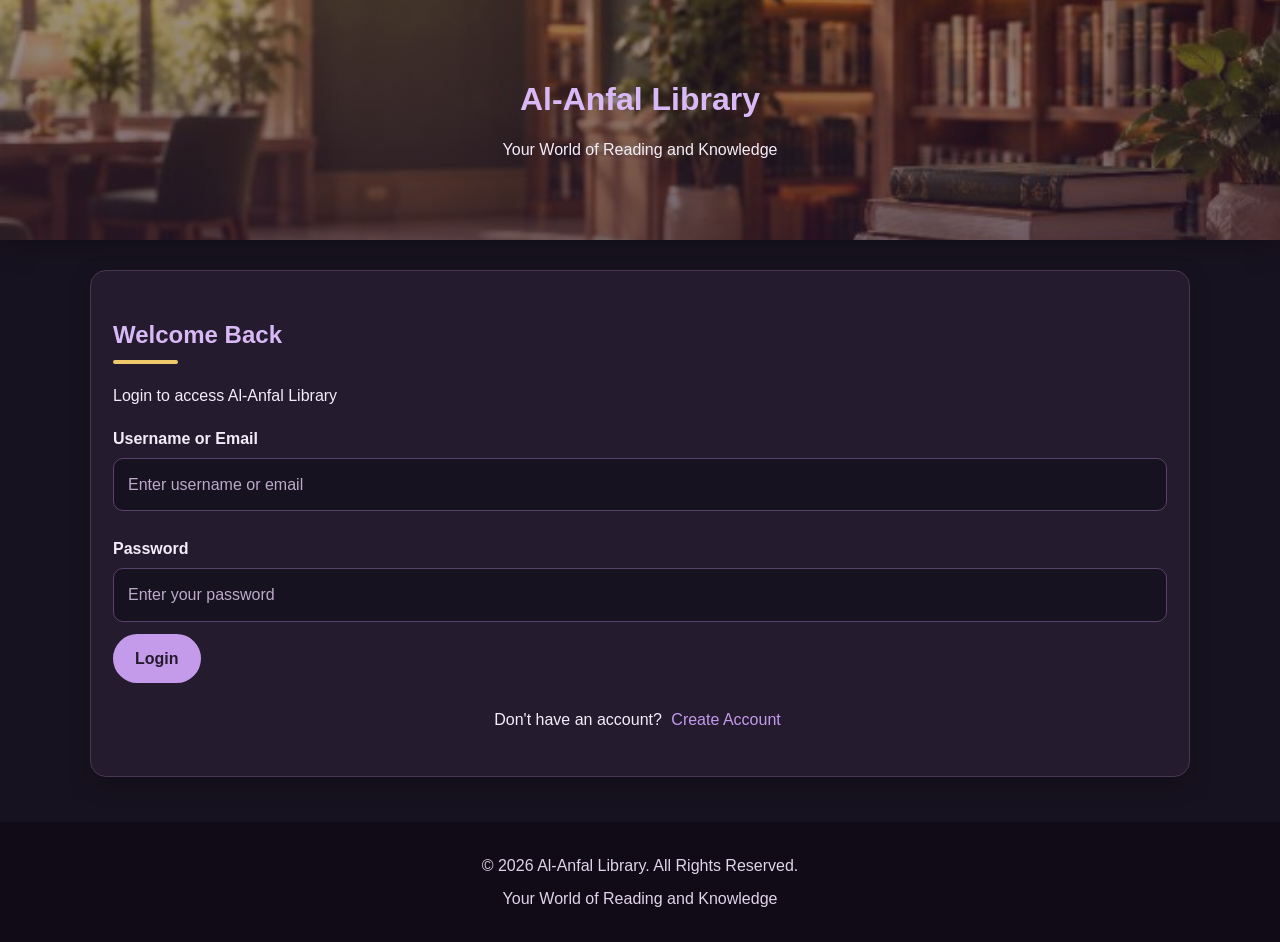
<file: index.html>
<!DOCTYPE html>
<html lang="en" dir="ltr">
<head>
    <meta charset="UTF-8">
    <meta name="viewport" content="width=device-width, initial-scale=1.0">
    <title>Al-Anfal Library - Login</title>
    <link rel="stylesheet" href="css/style.css">
</head>

<body class="login-page">

    <!-- Header -->
    <header>
        <h1 data-en="Al-Anfal Library" data-ar="مكتبة الأنفال">
            Al-Anfal Library
        </h1>

        <p data-en="Your World of Reading and Knowledge"
           data-ar="عالمك للقراءة والمعرفة">
            Your World of Reading and Knowledge
        </p>
    </header>

    <main>

        <!-- Login Section -->
        <section class="section login-section">

            <div class="info-card login-card">

                <h2 class="section-title"
                    data-en="Welcome Back"
                    data-ar="مرحباً بعودتك">
                    Welcome Back
                </h2>

                <p data-en="Login to access Al-Anfal Library"
                   data-ar="سجّل دخولك للوصول إلى مكتبة الأنفال">
                    Login to access Al-Anfal Library
                </p>

                <form action="home.html" method="GET">

                    <label for="login-username"
                           data-en="Username or Email"
                           data-ar="اسم المستخدم أو البريد الإلكتروني">
                        Username or Email
                    </label>

                    <input
                        type="text"
                        id="login-username"
                        name="username"
                        placeholder="Enter username or email"
                        required>

                    <label for="login-password"
                           data-en="Password"
                           data-ar="كلمة المرور">
                        Password
                    </label>

                    <input
                        type="password"
                        id="login-password"
                        name="password"
                        placeholder="Enter your password"
                        required>

                    <button type="submit" class="btn">
                        Login
                    </button>

                </form>

                <p class="form-links">
                    <span data-en="Don't have an account?"
                          data-ar="ليس لديك حساب؟">
                        Don't have an account?
                    </span>

                    <a href="create-account.html"
                       data-en="Create Account"
                       data-ar="إنشاء حساب">
                        Create Account
                    </a>
                </p>

            </div>

        </section>

    </main>

    <!-- Footer -->
    <footer>
        <p data-en="© 2026 Al-Anfal Library. All Rights Reserved."
           data-ar="© 2026 مكتبة الأنفال. جميع الحقوق محفوظة.">
            &copy; 2026 Al-Anfal Library. All Rights Reserved.
        </p>

        <p data-en="Your World of Reading and Knowledge"
           data-ar="عالمك للقراءة والمعرفة">
            Your World of Reading and Knowledge
        </p>
    </footer>

    <script src="js/script.js" defer></script>

</body>
</html>
</file>
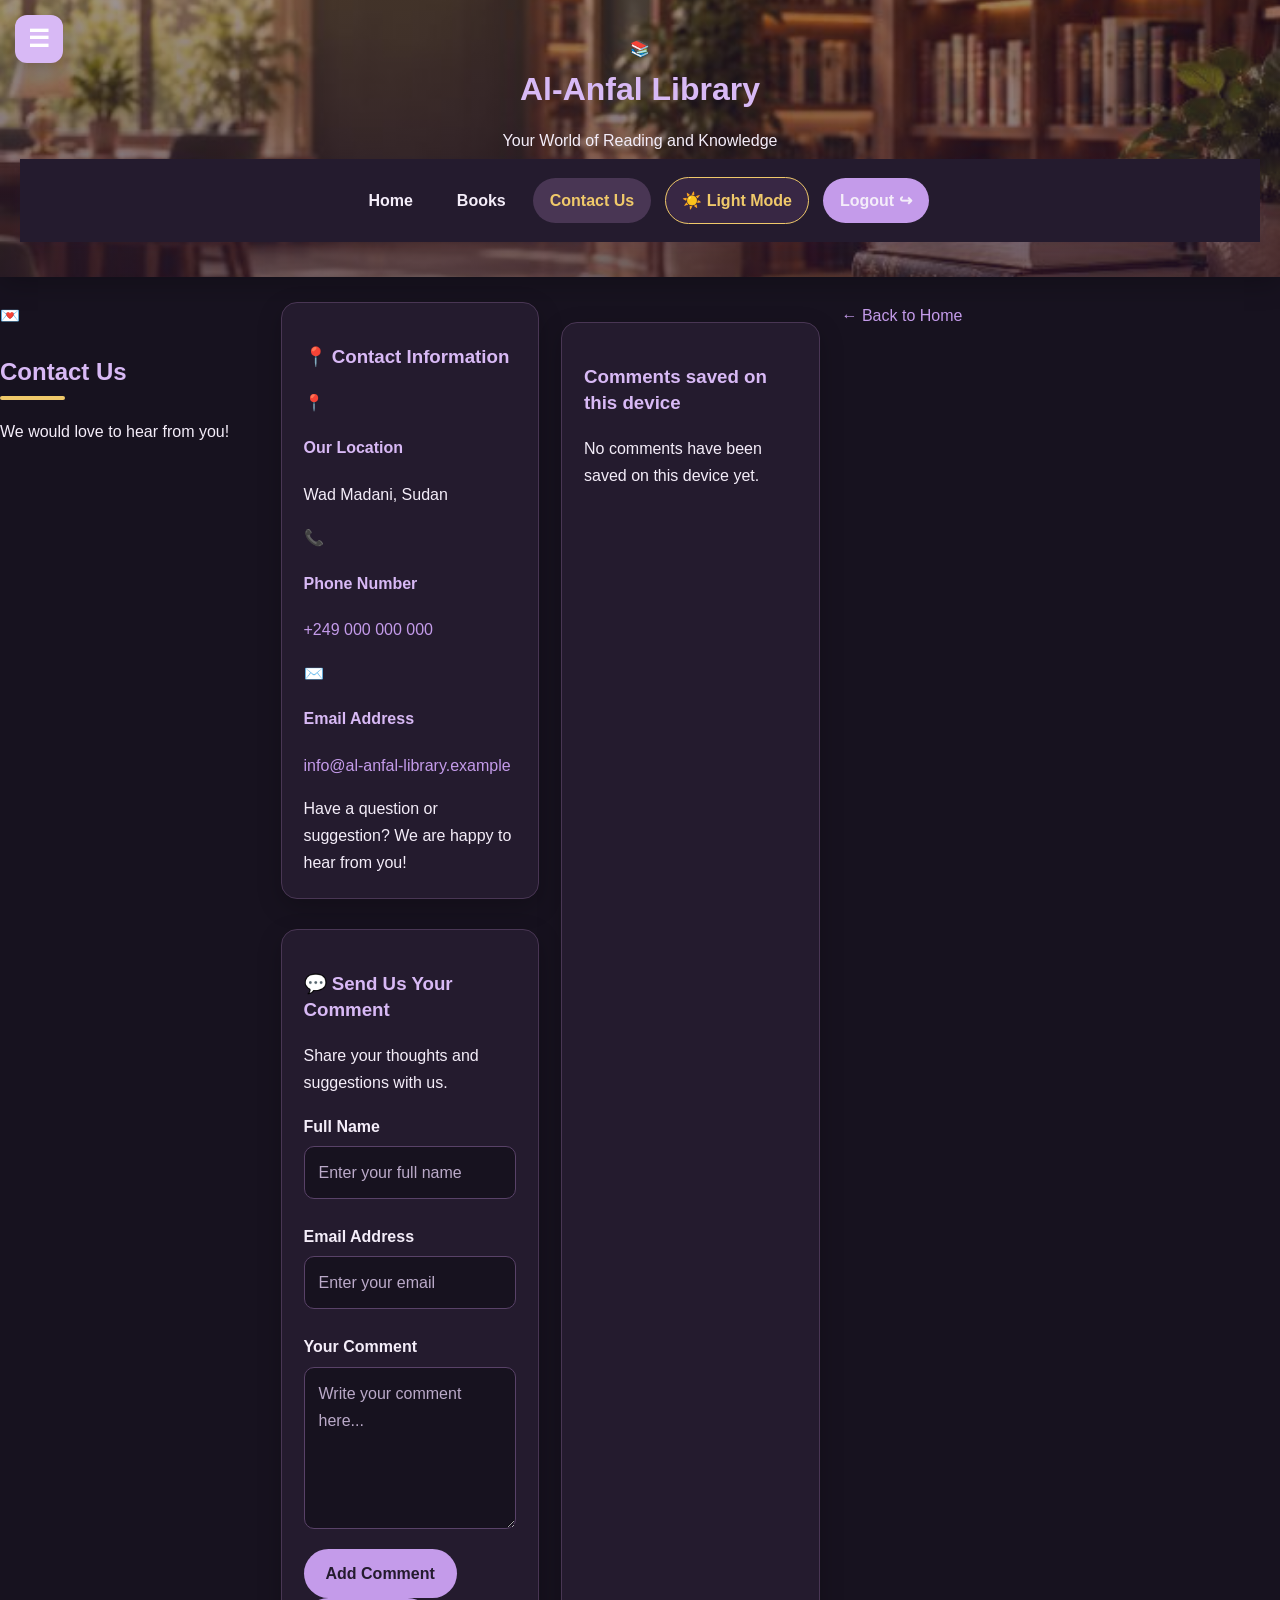
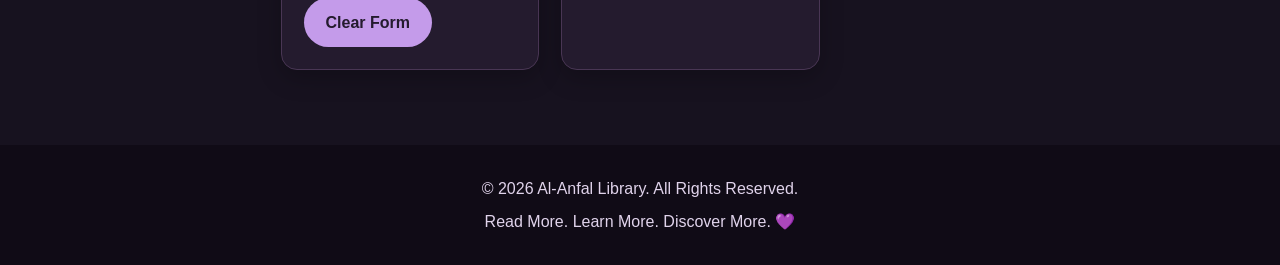
<file: contact.html>
<!DOCTYPE html>
<html lang="en" dir="ltr">

<head>
    <meta charset="UTF-8">
    <meta name="viewport" content="width=device-width, initial-scale=1.0">
    <title>Al-Anfal Library - Contact Us</title>
    <link rel="stylesheet" href="css/style.css">
</head>

<body>

    <!-- Al-Anfal Side Menu -->
    <button type="button" class="menu-open" id="menu-open"
            aria-label="Open menu" aria-controls="side-menu">
        ☰
    </button>

    <div class="menu-overlay" id="menu-overlay"></div>

    <aside class="side-menu" id="side-menu" aria-label="Main menu">

        <div class="side-menu-header">
            <span>📚 Al-Anfal Library</span>
            <button type="button" id="menu-close" aria-label="Close menu">✕</button>
        </div>

        <a href="home.html">🏠 <span data-en="Home" data-ar="الرئيسية">Home</span></a>
        <a href="books.html">📚 <span data-en="Books" data-ar="الكتب">Books</span></a>
        <a href="books.html#references">📖 <span data-en="References" data-ar="المراجع">References</span></a>

        <button type="button" class="side-menu-action" id="settings-open">
            ⚙️ <span data-en="Settings" data-ar="الإعدادات">Settings</span>
        </button>

        <a href="contact.html">💌 <span data-en="Contact Us" data-ar="اتصل بنا">Contact Us</span></a>
        <a href="index.html" class="side-logout">↪ <span data-en="Logout" data-ar="تسجيل الخروج">Logout</span></a>

    </aside>

    <!-- Settings Panel -->
    <div class="settings-overlay" id="settings-overlay">

        <section class="settings-panel" role="dialog"
                 aria-modal="true" aria-labelledby="settings-title">

            <div class="settings-heading">
                <h2 id="settings-title"
                    data-en="Settings" data-ar="الإعدادات">Settings</h2>

                <button type="button" id="settings-close"
                        aria-label="Close settings">✕</button>
            </div>

            <h3 data-en="Language" data-ar="اللغة">Language</h3>

            <div class="settings-buttons">
                <button type="button" id="language-en">English</button>
                <button type="button" id="language-ar">العربية</button>
            </div>

            <h3 data-en="Appearance" data-ar="المظهر">Appearance</h3>

            <div class="settings-buttons">
                <button type="button" id="settings-light">
                    ☀️ <span data-en="Light Mode" data-ar="الوضع النهاري">Light Mode</span>
                </button>

                <button type="button" id="settings-dark">
                    🌙 <span data-en="Dark Mode" data-ar="الوضع الليلي">Dark Mode</span>
                </button>
            </div>

        </section>
    </div>

    <!-- Header -->
    <header class="site-header">

        <div class="site-logo">📚</div>

        <h1 data-en="Al-Anfal Library" data-ar="مكتبة الأنفال">
            Al-Anfal Library
        </h1>

        <p data-en="Your World of Reading and Knowledge"
           data-ar="عالمك للقراءة والمعرفة">
            Your World of Reading and Knowledge
        </p>

        <nav class="main-nav">

            <a href="home.html"
               data-en="Home" data-ar="الرئيسية">Home</a>

            <a href="books.html"
               data-en="Books" data-ar="الكتب">Books</a>

            <a href="contact.html" class="active"
               data-en="Contact Us" data-ar="اتصل بنا">Contact Us</a>

            <button type="button" id="theme-toggle" class="theme-toggle">
                🌙 الوضع الليلي
            </button>

            <a href="index.html" class="logout-link"
               data-en="Logout ↪" data-ar="تسجيل الخروج ↪">
                Logout ↪
            </a>

        </nav>
    </header>

    <main class="contact-container">

        <!-- Contact Heading -->
        <div class="contact-heading">

            <span class="contact-icon">💌</span>

            <h2 data-en="Contact Us" data-ar="اتصل بنا">
                Contact Us
            </h2>

            <p data-en="We would love to hear from you!"
               data-ar="يسعدنا أن نسمع آراءكم ومقترحاتكم!">
                We would love to hear from you!
            </p>

        </div>

        <div class="contact-grid">

            <!-- Contact Information -->
            <section class="contact-card">

                <h3 data-en="📍 Contact Information"
                    data-ar="📍 معلومات التواصل">
                    📍 Contact Information
                </h3>

                <div class="contact-item">

                    <span class="contact-symbol">📍</span>

                    <div>
                        <h4 data-en="Our Location" data-ar="موقعنا">
                            Our Location
                        </h4>

                        <p data-en="Wad Madani, Sudan"
                           data-ar="ود مدني، السودان">
                            Wad Madani, Sudan
                        </p>
                    </div>

                </div>

                <div class="contact-item">

                    <span class="contact-symbol">📞</span>

                    <div>
                        <h4 data-en="Phone Number" data-ar="رقم الهاتف">
                            Phone Number
                        </h4>

                        <p>
                            <a href="tel:+249000000000">
                                +249 000 000 000
                            </a>
                        </p>
                    </div>

                </div>

                <div class="contact-item">

                    <span class="contact-symbol">✉️</span>

                    <div>
                        <h4 data-en="Email Address"
                            data-ar="البريد الإلكتروني">
                            Email Address
                        </h4>

                        <p>
                            <a href="mailto:info@al-anfal-library.example">
                                info@al-anfal-library.example
                            </a>
                        </p>
                    </div>

                </div>

                <div class="contact-note"
                     data-en="Have a question or suggestion? We are happy to hear from you!"
                     data-ar="هل لديك سؤال أو اقتراح؟ يسعدنا استقبال رسالتك!">
                    Have a question or suggestion?
                    We are happy to hear from you!
                </div>

            </section>

            <!-- Comment Form -->
            <section class="contact-card comment-card">

                <h3 data-en="💬 Send Us Your Comment"
                    data-ar="💬 أرسل لنا تعليقك">
                    💬 Send Us Your Comment
                </h3>

                <p class="form-description"
                   data-en="Share your thoughts and suggestions with us."
                   data-ar="شاركنا آراءك ومقترحاتك.">
                    Share your thoughts and suggestions with us.
                </p>

                <form action="contact-save.php" method="POST">
                    <div class="form-group">

                        <label for="visitor-name"
                               data-en="Full Name" data-ar="الاسم الكامل">
                            Full Name
                        </label>

                        <input
                            type="text"
                            id="visitor-name"
                            name="full_name"
                            placeholder="Enter your full name"
                            data-placeholder-en="Enter your full name"
                            data-placeholder-ar="أدخل اسمك الكامل"
                            required>

                    </div>

                    <div class="form-group">

                        <label for="visitor-email"
                               data-en="Email Address"
                               data-ar="البريد الإلكتروني">
                            Email Address
                        </label>

                        <input
                            type="email"
                            id="visitor-email"
                            name="visitor_email"
                            placeholder="Enter your email"
                            data-placeholder-en="Enter your email"
                            data-placeholder-ar="أدخل بريدك الإلكتروني"
                            required>

                    </div>

                    <div class="form-group">

                        <label for="comment"
                               data-en="Your Comment" data-ar="تعليقك">
                            Your Comment
                        </label>

                        <textarea
                            id="comment"
                            name="comment"
                            rows="5"
                            placeholder="Write your comment here..."
                            data-placeholder-en="Write your comment here..."
                            data-placeholder-ar="اكتب تعليقك هنا..."
                            required></textarea>

                    </div>

                    <div class="contact-buttons">

                        <button type="submit" class="contact-submit"
                                data-en="Add Comment" data-ar="إضافة التعليق">
                            Add Comment
                        </button>

                        <button type="reset" class="contact-reset"
                                data-en="Clear Form" data-ar="مسح النموذج">
                            Clear Form
                        </button>

                    </div>

                </form>

            </section>

        </div>

        <!-- Back to Home -->
        <div class="back-home">

            <a href="home.html"
               data-en="← Back to Home" data-ar="← العودة إلى الرئيسية">
                ← Back to Home
            </a>

        </div>

    </main>

    <!-- Footer -->
    <footer class="site-footer">

        <p data-en="© 2026 Al-Anfal Library. All Rights Reserved."
           data-ar="© 2026 مكتبة الأنفال. جميع الحقوق محفوظة.">
            &copy; 2026 Al-Anfal Library. All Rights Reserved.
        </p>

        <p data-en="Read More. Learn More. Discover More. 💜"
           data-ar="اقرأ أكثر. تعلّم أكثر. اكتشف أكثر. 💜">
            Read More. Learn More. Discover More. 💜
        </p>

    </footer>

    <script src="js/script.js" defer></script>

</body>
</html>
</file>
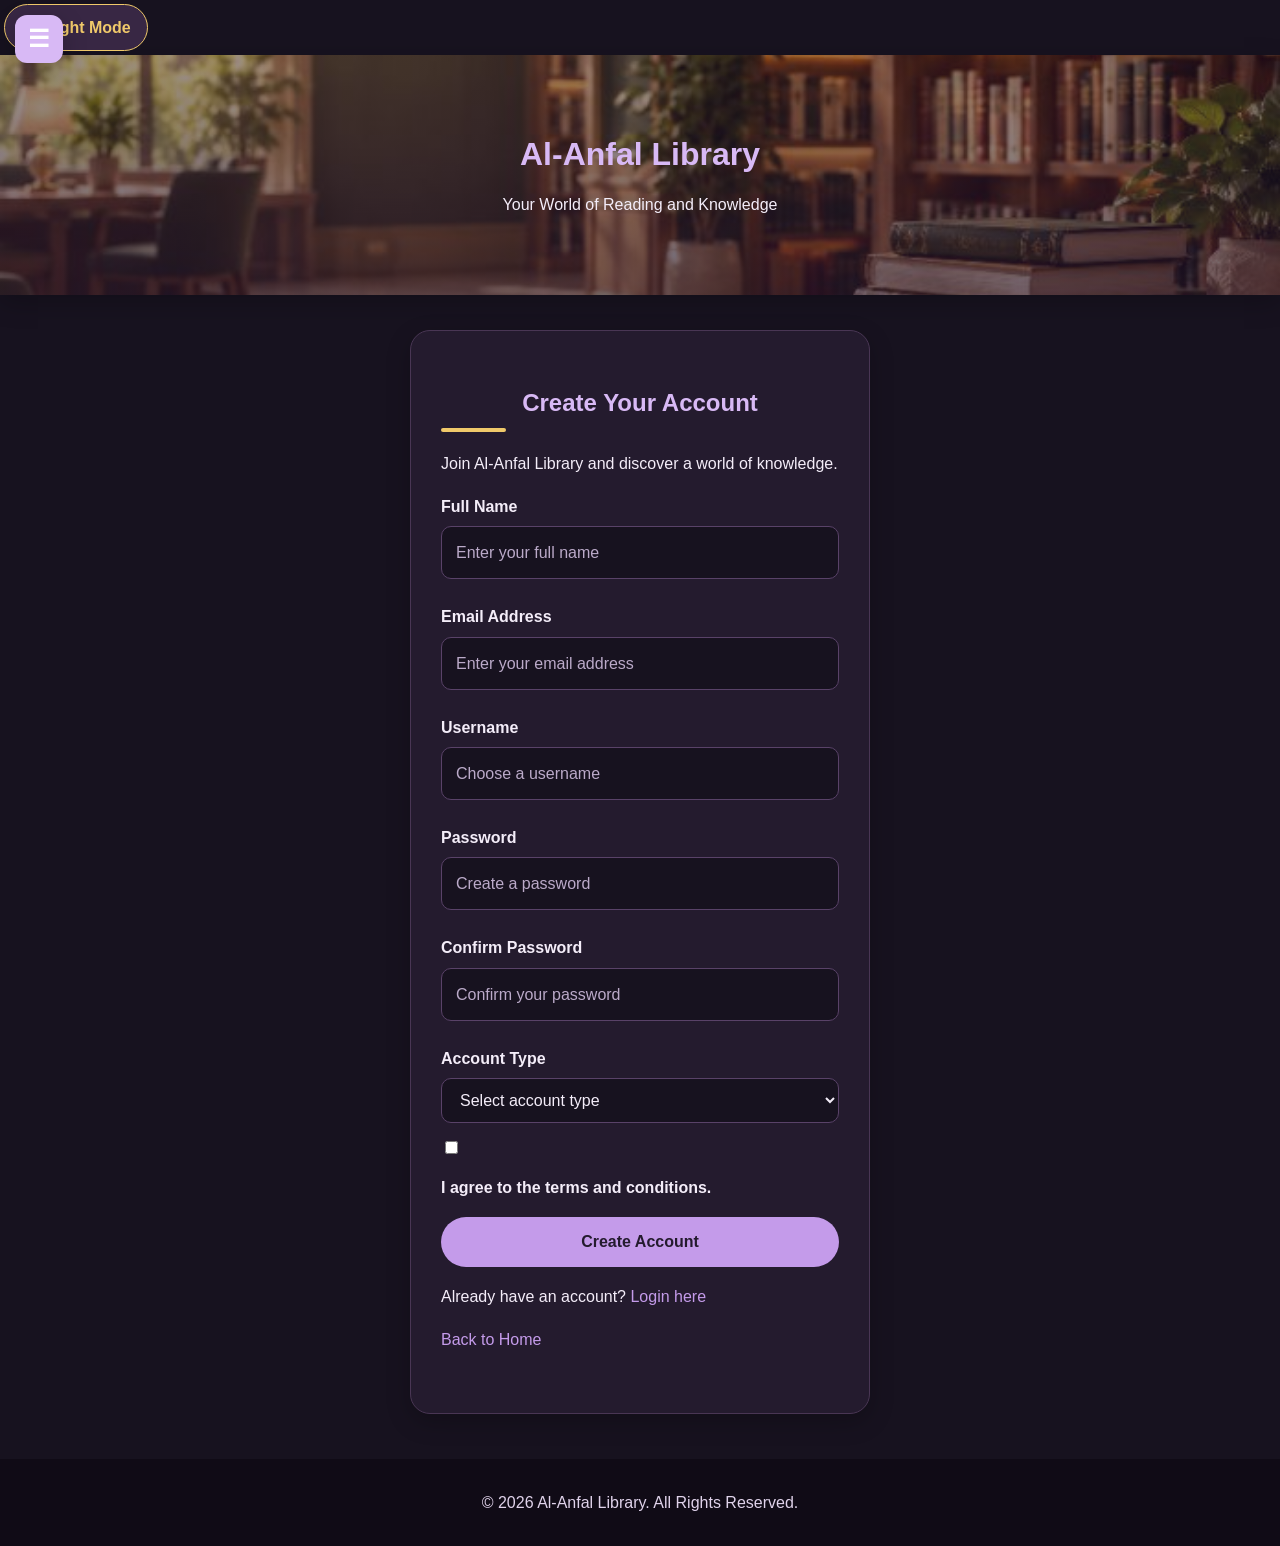
<file: create-account.html>
<!DOCTYPE html>
<html lang="en" dir="ltr">

<head>
    <meta charset="UTF-8">
    <meta name="viewport" content="width=device-width, initial-scale=1.0">

    <title>Al-Anfal Library - Create Account</title>
    <link rel="stylesheet" href="css/style.css">
</head>

<body>

    <!-- Al-Anfal Side Menu -->
    <button type="button" class="menu-open" id="menu-open"
            aria-label="Open menu" aria-controls="side-menu">
        ☰
    </button>

    <div class="menu-overlay" id="menu-overlay"></div>

    <aside class="side-menu" id="side-menu" aria-label="Main menu">

        <div class="side-menu-header">
            <span>📚 Al-Anfal Library</span>
            <button type="button" id="menu-close" aria-label="Close menu">✕</button>
        </div>

        <a href="home.html">🏠 <span data-en="Home" data-ar="الرئيسية">Home</span></a>
        <a href="books.html">📚 <span data-en="Books" data-ar="الكتب">Books</span></a>
        <a href="books.html#references">📖 <span data-en="References" data-ar="المراجع">References</span></a>

        <button type="button" class="side-menu-action" id="settings-open">
            ⚙️ <span data-en="Settings" data-ar="الإعدادات">Settings</span>
        </button>

        <a href="contact.html">💌 <span data-en="Contact Us" data-ar="اتصل بنا">Contact Us</span></a>
        <a href="index.html" class="side-logout">↪ <span data-en="Logout" data-ar="تسجيل الخروج">Logout</span></a>

    </aside>

    <!-- Settings Panel -->
    <div class="settings-overlay" id="settings-overlay">

        <section class="settings-panel" role="dialog"
                 aria-modal="true" aria-labelledby="settings-title">

            <div class="settings-heading">
                <h2 id="settings-title"
                    data-en="Settings" data-ar="الإعدادات">Settings</h2>

                <button type="button" id="settings-close"
                        aria-label="Close settings">✕</button>
            </div>

            <h3 data-en="Language" data-ar="اللغة">Language</h3>

            <div class="settings-buttons">
                <button type="button" id="language-en">English</button>
                <button type="button" id="language-ar">العربية</button>
            </div>

            <h3 data-en="Appearance" data-ar="المظهر">Appearance</h3>

            <div class="settings-buttons">
                <button type="button" id="settings-light">
                    ☀️ <span data-en="Light Mode" data-ar="الوضع النهاري">Light Mode</span>
                </button>

                <button type="button" id="settings-dark">
                    🌙 <span data-en="Dark Mode" data-ar="الوضع الليلي">Dark Mode</span>
                </button>
            </div>

        </section>
    </div>

    <!-- Theme Button -->
    <button type="button" id="theme-toggle" class="theme-toggle">
        🌙 الوضع الليلي
    </button>

    <!-- Header -->
    <header class="page-header">

        <h1 data-en="Al-Anfal Library" data-ar="مكتبة الأنفال">
            Al-Anfal Library
        </h1>

        <p data-en="Your World of Reading and Knowledge"
           data-ar="عالمك للقراءة والمعرفة">
            Your World of Reading and Knowledge
        </p>

    </header>

    <main class="account-container">

        <section class="account-card">

            <h2 data-en="Create Your Account"
                data-ar="إنشاء حساب جديد">
                Create Your Account
            </h2>

            <p class="welcome-text"
               data-en="Join Al-Anfal Library and discover a world of knowledge."
               data-ar="انضم إلى مكتبة الأنفال واكتشف عالماً من المعرفة.">
                Join Al-Anfal Library and discover a world of knowledge.
            </p>

            <form action="register.php" method="POST">

                <div class="form-group">

                    <label for="fullname"
                           data-en="Full Name" data-ar="الاسم الكامل">
                        Full Name
                    </label>

                    <input type="text" id="fullname" name="fullname"
                           placeholder="Enter your full name"
                           data-placeholder-en="Enter your full name"
                           data-placeholder-ar="أدخل اسمك الكامل"
                           autocomplete="name" required>
                </div>

                <div class="form-group">

                    <label for="email"
                           data-en="Email Address" data-ar="البريد الإلكتروني">
                        Email Address
                    </label>

                    <input type="email" id="email" name="email"
                           placeholder="Enter your email address"
                           data-placeholder-en="Enter your email address"
                           data-placeholder-ar="أدخل بريدك الإلكتروني"
                           autocomplete="email" required>
                </div>

                <div class="form-group">

                    <label for="username"
                           data-en="Username" data-ar="اسم المستخدم">
                        Username
                    </label>

                    <input type="text" id="username" name="username"
                           placeholder="Choose a username"
                           data-placeholder-en="Choose a username"
                           data-placeholder-ar="اختر اسم مستخدم"
                           autocomplete="username" required>
                </div>

                <div class="form-group">

                    <label for="password"
                           data-en="Password" data-ar="كلمة المرور">
                        Password
                    </label>

                    <input type="password" id="password" name="password"
                           placeholder="Create a password"
                           data-placeholder-en="Create a password"
                           data-placeholder-ar="أنشئ كلمة مرور"
                           autocomplete="new-password"
                           minlength="8" required>
                </div>

                <div class="form-group">

                    <label for="confirm-password"
                           data-en="Confirm Password"
                           data-ar="تأكيد كلمة المرور">
                        Confirm Password
                    </label>

                    <input type="password" id="confirm-password"
                           name="confirm-password"
                           placeholder="Confirm your password"
                           data-placeholder-en="Confirm your password"
                           data-placeholder-ar="أعد إدخال كلمة المرور"
                           autocomplete="new-password"
                           minlength="8" required>
                </div>

                <div class="form-group">

                    <label for="account-type"
                           data-en="Account Type" data-ar="نوع الحساب">
                        Account Type
                    </label>

                    <select id="account-type" name="account-type" required>

                        <option value=""
                                data-en="Select account type"
                                data-ar="اختر نوع الحساب">
                            Select account type
                        </option>

                        <option value="reader"
                                data-en="Reader" data-ar="قارئ">
                            Reader
                        </option>

                        <option value="student"
                                data-en="Student" data-ar="طالب">
                            Student
                        </option>

                    </select>
                </div>

                <div class="terms">

                    <input type="checkbox" id="terms"
                           name="terms" required>

                    <label for="terms"
                           data-en="I agree to the terms and conditions."
                           data-ar="أوافق على الشروط والأحكام.">
                        I agree to the terms and conditions.
                    </label>

                </div>

                <button type="submit" class="submit-button"
                        data-en="Create Account" data-ar="إنشاء الحساب">
                    Create Account
                </button>

            </form>

            <p class="login-link">

                <span data-en="Already have an account?"
                      data-ar="لديك حساب بالفعل؟">
                    Already have an account?
                </span>

                <a href="index.html"
                   data-en="Login here" data-ar="سجّل الدخول هنا">
                    Login here
                </a>

            </p>

            <p class="home-link">

                <a href="home.html"
                   data-en="Back to Home" data-ar="العودة للرئيسية">
                    Back to Home
                </a>

            </p>

        </section>

    </main>

    <footer class="page-footer">

        <p data-en="© 2026 Al-Anfal Library. All Rights Reserved."
           data-ar="© 2026 مكتبة الأنفال. جميع الحقوق محفوظة.">
            &copy; 2026 Al-Anfal Library. All Rights Reserved.
        </p>

    </footer>

    <script src="js/script.js" defer></script>

</body>
</html>
</file>
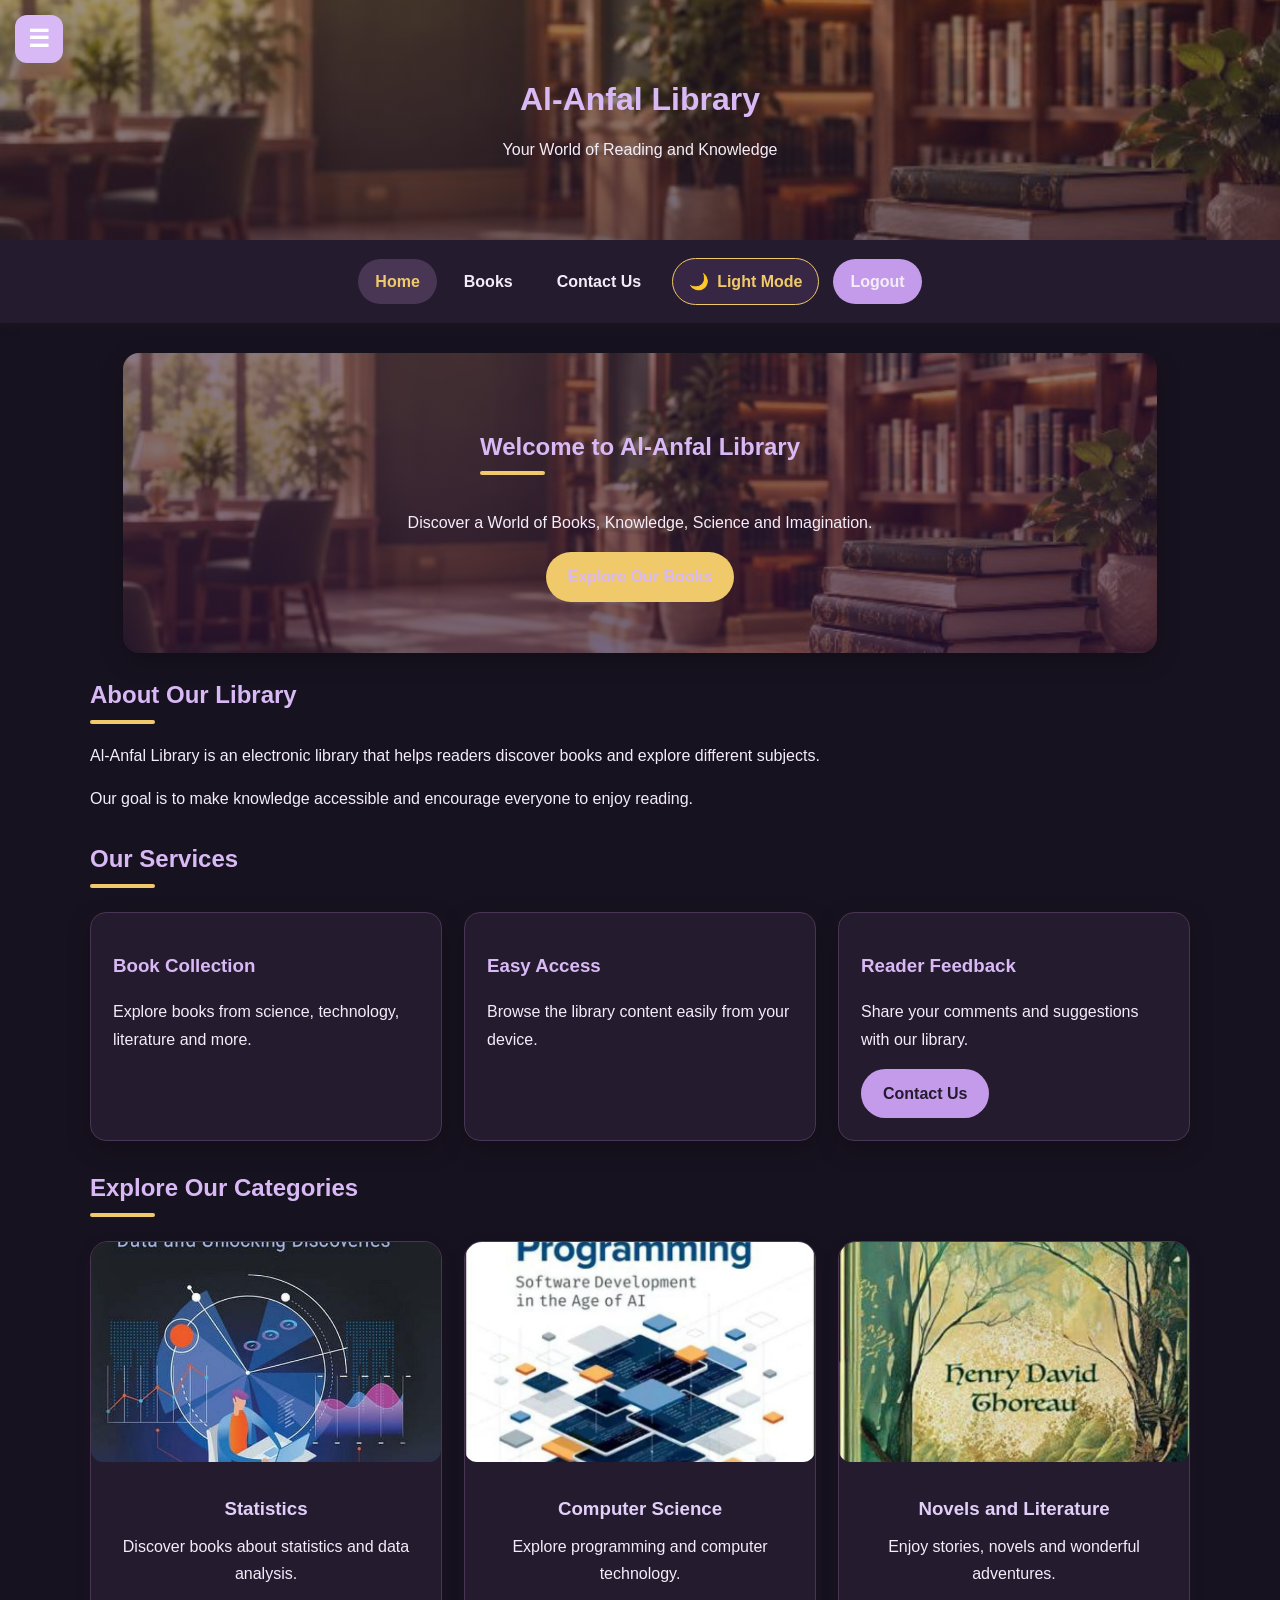
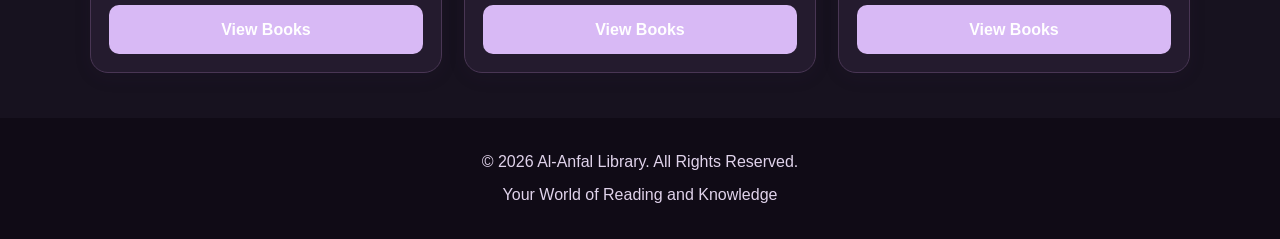
<file: home.html>
<!DOCTYPE html>
<html lang="en">
<head>
    <meta charset="UTF-8">
    <meta name="viewport" content="width=device-width, initial-scale=1.0">

    <title>Al-Anfal Library - Home</title>

    <link rel="stylesheet" href="css/style.css">
</head>

<body>
    <!-- Al-Anfal Side Menu -->
<button type="button" class="menu-open" id="menu-open"
        aria-label="Open menu" aria-controls="side-menu">
    ☰
</button>

<div class="menu-overlay" id="menu-overlay"></div>

<aside class="side-menu" id="side-menu" aria-label="Main menu">
    <div class="side-menu-header">
        <span>📚 <span data-en="Al-Anfal Library" data-ar="مكتبة الأنفال">Al-Anfal Library</span></span>
        <button type="button" id="menu-close" aria-label="Close menu">✕</button>
    </div>

    <a href="home.html">🏠 <span data-en="Home" data-ar="الرئيسية">Home</span></a>
    <a href="books.html">📚 <span data-en="Books" data-ar="الكتب">Books</span></a>
    <a href="books.html#references">📖 <span data-en="References" data-ar="المراجع">References</span></a>

    <button type="button" class="side-menu-action" id="settings-open">
        ⚙️ <span data-en="Settings" data-ar="الإعدادات">Settings</span>
    </button>

    <a href="contact.html">💌 <span data-en="Contact Us" data-ar="اتصل بنا">Contact Us</span></a>
    <a href="index.html" class="side-logout">↪ <span data-en="Logout" data-ar="تسجيل الخروج">Logout</span></a>
</aside>

<!-- Settings Panel -->
<div class="settings-overlay" id="settings-overlay">
    <section class="settings-panel" role="dialog"
             aria-modal="true" aria-labelledby="settings-title">
        <div class="settings-heading">
            <h2 id="settings-title">Settings | الإعدادات</h2>
            <button type="button" id="settings-close" aria-label="Close settings">✕</button>
        </div>

        <h3 data-en="Language" data-ar="اللغة">Language</h3>
        <div class="settings-buttons">
            <button type="button" id="language-en">English</button>
            <button type="button" id="language-ar">العربية</button>
        </div>

        <h3 data-en="Appearance" data-ar="المظهر">Appearance</h3>
        <div class="settings-buttons">
            <button type="button" id="settings-light">☀️ <span data-en="Light Mode" data-ar="الوضع النهاري">Light Mode</span></button>
            <button type="button" id="settings-dark">🌙 <span data-en="Dark Mode" data-ar="الوضع الليلي">Dark Mode</span></button>
        </div>
    </section>
</div>

    <header>
        <h1>Al-Anfal Library</h1>
        <p>Your World of Reading and Knowledge</p>
    </header>

    <nav>
        <a href="home.html" class="active">Home</a>
        <a href="books.html">Books</a>
        <a href="contact.html">Contact Us</a>
           <button type="button" id="theme-toggle" class="theme-toggle">
    🌙 <span data-en="Dark Mode" data-ar="الوضع الليلي">Dark Mode</span>
           </button>
        <a href="index.html" class="logout-link">Logout</a>
    </nav>

    <main>

        <!-- Library Banner -->
<section class="library-banner">

    <h2>Welcome to Al-Anfal Library</h2>

    <p>
        Discover a World of Books, Knowledge,
        Science and Imagination.
    </p>

    <a href="books.html" class="btn btn-gold">
        Explore Our Books
    </a>

</section>

        <!-- Introduction -->
        <section class="section">
            <h2 class="section-title">About Our Library</h2>

            <p>
                Al-Anfal Library is an electronic library
                that helps readers discover books and explore
                different subjects.
            </p>

            <p>
                Our goal is to make knowledge accessible
                and encourage everyone to enjoy reading.
            </p>
        </section>

        <!-- Services -->
        <section class="section">
            <h2 class="section-title">Our Services</h2>

            <div class="cards-grid">

                <div class="info-card">
                    <h3>Book Collection</h3>
                    <p>
                        Explore books from science,
                        technology, literature and more.
                    </p>
                </div>

                <div class="info-card">
                    <h3>Easy Access</h3>
                    <p>
                        Browse the library content
                        easily from your device.
                    </p>
                </div>

                <div class="info-card">
                    <h3>Reader Feedback</h3>
                    <p>
                        Share your comments and suggestions
                        with our library.
                    </p>

                    <a href="contact.html" class="btn">
                        Contact Us
                    </a>
                </div>

            </div>
        </section>

        <!-- Featured Books -->
        <section class="section">
            <h2 class="section-title">Explore Our Categories</h2>

            <div class="cards-grid">

                <div class="book-card">
                    <img
                        src="images/statistics.jpg"
                        alt="Statistics Book">

                    <div class="book-info">
                        <h3>Statistics</h3>
                        <p>
                            Discover books about statistics
                            and data analysis.
                        </p>
                        <a href="books.html" class="btn">
                            View Books
                        </a>
                    </div>
                </div>

                <div class="book-card">
                    <img
                        src="images/computer.jpg"
                        alt="Computer Science Book">
                    

                    <div class="book-info">
                        <h3>Computer Science</h3>
                        <p>
                            Explore programming and
                            computer technology.
                        </p>
                        <a href="books.html" class="btn">
                            View Books
                        </a>
                    </div>
                </div>

                <div class="book-card">
                    <img
                        src="images/novel.jpg"
                        alt="Novels and Literature">
                    

                    <div class="book-info">
                        <h3>Novels and Literature</h3>
                        <p>
                            Enjoy stories, novels
                            and wonderful adventures.
                        </p>
                        <a href="books.html" class="btn">
                            View Books
                        </a>
                    </div>
                </div>

            </div>
        </section>

    </main>

    <footer>
        <p>&copy; 2026 Al-Anfal Library. All Rights Reserved.</p>
        <p>Your World of Reading and Knowledge</p>
    </footer>
 
<script src="js/script.js" defer></script>

</body>
</html>
</file>
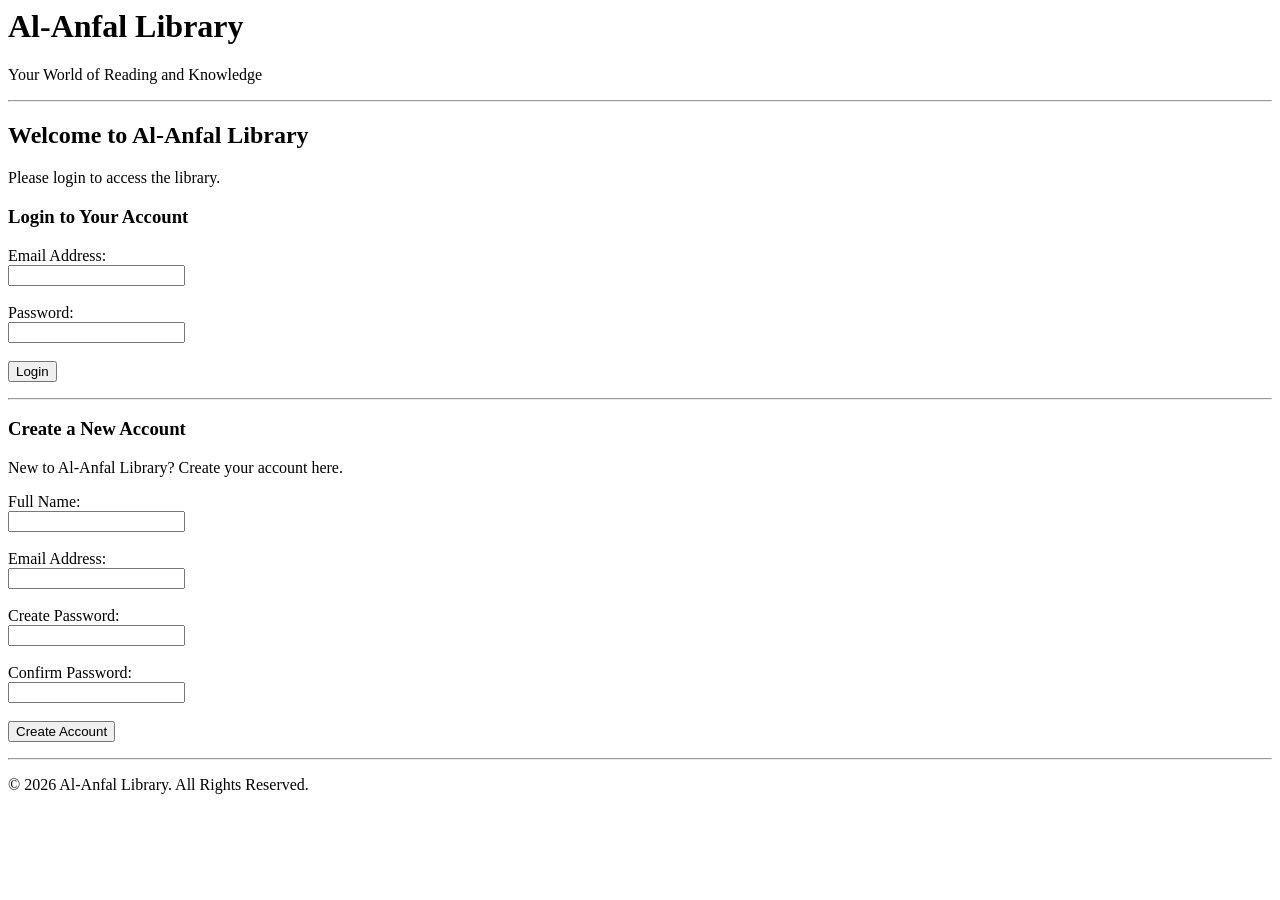
<file: index1.html>
<DOCTYPE html >
<html lang="en">
<head>
    <meta charset="UTF-8">
    <meta name="viewport" content="width=device-width, initial-scale=1.0">
    <title>Al-Anfal Library - Login</title>
</head>
<body>

    <header>
        <h1>Al-Anfal Library</h1>
        <p>Your World of Reading and Knowledge</p>
    </header>

    <hr>

    <main>
        <section>
            <h2>Welcome to Al-Anfal Library</h2>
            <p>Please login to access the library.</p>

            <h3>Login to Your Account</h3>

            <form action="#" method="post">
                <label for="login-email">Email Address:</label><br>
                <input type="email" id="login-email"
                       name="email" required>
                <br><br>

                <label for="login-password">Password:</label><br>
                <input type="password" id="login-password"
                       name="password" required>
                <br><br>

                <button type="submit">Login</button>
            </form>
        </section>

        <hr>

        <section>
            <h3>Create a New Account</h3>
            <p>New to Al-Anfal Library? Create your account here.</p>

            <form action="#" method="post">
                <label for="full-name">Full Name:</label><br>
                <input type="text" id="full-name"
                       name="full_name" required>
                <br><br>

                <label for="signup-email">Email Address:</label><br>
                <input type="email" id="signup-email"
                       name="email" required>
                <br><br>

                <label for="signup-password">Create Password:</label><br>
                <input type="password" id="signup-password"
                       name="password" required>
                <br><br>

                <label for="confirm-password">Confirm Password:</label><br>
                <input type="password" id="confirm-password"
                       name="confirm_password" required>
                <br><br>

                <button type="submit">Create Account</button>
            </form>
        </section>
    </main>

    <hr>

    <footer>
        <p>&copy; 2026 Al-Anfal Library. All Rights Reserved.</p>
    </footer>

</body>
</html>
</file>
<file: css/style.css>
/* ==========================================
   AL-ANFAL LIBRARY - MAIN STYLE SHEET
   Purple, Gold, Cream and White Theme
========================================== */

/* 1. General Settings */
:root {
    --primary: #43215F;
    --secondary: #7545A5;
    --light-purple: #F0E8FA;
    --gold: #D6A83E;
    --cream: #FFF9EF;
    --white: #FFFFFF;
    --text: #30243A;
    --muted: #756B7C;
    --border: #E5D9EF;
    --shadow: 0 8px 24px rgba(67, 33, 95, 0.12);
    --radius: 16px;
}

* {
    box-sizing: border-box;
}

html {
    scroll-behavior: smooth;
}

body {
    margin: 0;
    padding: 0;
    font-family: Arial, Tahoma, sans-serif;
    background: var(--cream);
    color: var(--text);
    line-height: 1.7;
    font-size: 16px;
    transition: background-color 0.3s ease, color 0.3s ease;
}

img {
    max-width: 100%;
    height: auto;
}

a {
    color: var(--secondary);
    text-decoration: none;
    transition: 0.25s ease;
}

a:hover {
    color: var(--gold);
}

button,
input,
textarea,
select {
    font: inherit;
}

button,
input[type="submit"] {
    cursor: pointer;
}

/* 2. Header */
header {
    background: linear-gradient(135deg, var(--primary), var(--secondary));
    color: var(--white);
    padding: 24px 20px;
    text-align: center;
    box-shadow: var(--shadow);
}

header h1,
header h2 {
    color: var(--white);
    margin: 5px 0 10px;
}

header p {
    margin: 5px 0;
    color: var(--light-purple);
}

header img {
    max-height: 130px;
    object-fit: contain;
}

/* 3. Navigation */
nav,
.main-nav {
    display: flex;
    flex-wrap: wrap;
    justify-content: center;
    align-items: center;
    gap: 10px;
    width: 100%;
    padding: 14px 12px;
    background: var(--white);
    box-shadow: 0 4px 12px rgba(67, 33, 95, 0.08);
    position: relative;
    z-index: 5;
}

nav a,
.main-nav a {
    display: inline-block;
    padding: 9px 17px;
    border-radius: 25px;
    color: var(--primary);
    font-weight: bold;
    white-space: nowrap;
}

nav a:hover,
.main-nav a:hover,
nav a.active {
    background: var(--light-purple);
    color: var(--secondary);
}

nav a.logout-link,
.main-nav a#logout-link {
    background: var(--secondary);
    color: var(--white);
}

nav a.logout-link:hover,
.main-nav a#logout-link:hover {
    background: var(--primary);
    color: var(--gold);
}

/* 4. Main Content */
main {
    width: min(1100px, 94%);
    margin: 30px auto;
    min-height: 50vh;
}

section {
    margin-bottom: 30px;
}

h1,
h2,
h3,
h4 {
    color: var(--primary);
    line-height: 1.4;
}

h2 {
    margin-top: 25px;
    margin-bottom: 18px;
}

h2::after {
    content: "";
    display: block;
    width: 65px;
    height: 4px;
    margin-top: 8px;
    border-radius: 5px;
    background: var(--gold);
   }
/* 5. Library Banner */
.library-banner {
    min-height: 300px;
    display: flex;
    flex-direction: column;
    justify-content: center;
    align-items: center;
    text-align: center;
    padding: 35px 20px;
    margin: 24px auto;
    width: min(1100px, 94%);
    border-radius: var(--radius);
    color: var(--white);
    background:
        linear-gradient(
            rgba(42, 20, 61, 0.65),
            rgba(42, 20, 61, 0.65)
        ),
        url("../image/library-banner.png") center/cover no-repeat;
    box-shadow: var(--shadow);
}

.library-banner h1,
.library-banner h2,
.library-banner p {
    color: var(--white);
}

.library-banner h1 {
    font-size: clamp(28px, 5vw, 44px);
}

.library-banner p {
    max-width: 700px;
}

/* 6. General Cards */
.card,
.book-card,
.feature-card,
.info-card,
.contact-card {
    background: var(--white);
    border: 1px solid var(--border);
    border-radius: var(--radius);
    padding: 22px;
    box-shadow: var(--shadow);
    transition: transform 0.25s ease, box-shadow 0.25s ease;
}

.card:hover,
.book-card:hover,
.feature-card:hover,
.info-card:hover,
.contact-card:hover {
    transform: translateY(-4px);
    box-shadow: 0 12px 28px rgba(67, 33, 95, 0.17);
}

/* 7. Grids */
.books-grid,
.features-grid,
.cards-grid,
.book-list,
.services-grid {
    display: grid;
    grid-template-columns: repeat(auto-fit, minmax(220px, 1fr));
    gap: 22px;
    margin: 24px 0;
}

.book-card,
.feature-card {
    text-align: center;
    overflow: hidden;
}

.book-card h3,
.feature-card h3 {
    margin: 12px 0;
}

.book-card p,
.feature-card p {
    color: var(--muted);
}

/* 8. General Images */
.book-card img,
.book-image,
.feature-card img {
    display: block;
    width: 100%;
    height: 220px;
    object-fit: cover;
    border-radius: 12px;
    margin: 0 auto 15px;
}

/* Book Covers */
.book-cover {
    min-height: 190px;
    height: 290px;
    display: flex;
    justify-content: center;
    align-items: center;
    font-size: 64px;
    background: linear-gradient(
        135deg,
        #eee5fa,
        #d8c7ed,
        #f9f3e8
    );
    border-bottom: 4px solid #c4a45b;
    overflow: hidden;
}

.book-cover img {
    width: 100%;
    height: 100%;
    max-width: 100%;
    display: block;
    object-fit: contain;
    padding: 10px;
    margin: 0;
    border-radius: 0;
    transition: transform 0.35s ease;
}

.book-card:hover .book-cover img {
    transform: scale(1.04);
}

.book-card .price,
.price {
    color: var(--secondary);
    font-weight: bold;
    font-size: 18px;
}

/* 9. Buttons */
.btn,
button,
input[type="submit"],
.button {
    display: inline-block;
    border: none;
    border-radius: 28px;
    padding: 11px 22px;
    background: var(--secondary);
    color: var(--white);
    font-weight: bold;
    text-align: center;
    transition: 0.25s ease;
}

.btn:hover,
button:hover,
input[type="submit"]:hover,
.button:hover {
    background: var(--primary);
    color: var(--gold);
    transform: translateY(-2px);
}

.btn-gold {
    background: var(--gold);
    color: var(--primary);
                                }
/* 10. Forms, Login and Create Account */
form {
    width: 100%;
}

.login-container,
.login-box,
.account-container,
.register-container,
.form-container {
    width: min(460px, 92%);
    margin: 35px auto;
    padding: 30px;
    background: var(--white);
    border: 1px solid var(--border);
    border-radius: 20px;
    box-shadow: var(--shadow);
}

.login-container h2,
.login-box h2,
.account-container h2,
.register-container h2,
.form-container h2 {
    text-align: center;
}

label {
    display: block;
    margin: 12px 0 6px;
    color: var(--primary);
    font-weight: bold;
}

input[type="text"],
input[type="email"],
input[type="password"],
input[type="tel"],
input[type="number"],
input[type="url"],
input[type="search"],
select,
textarea {
    width: 100%;
    padding: 12px 14px;
    margin-bottom: 12px;
    border: 1px solid var(--border);
    border-radius: 10px;
    background: #FFFEFF;
    color: var(--text);
    outline: none;
}

input:focus,
select:focus,
textarea:focus {
    border-color: var(--secondary);
    box-shadow: 0 0 0 3px rgba(117, 69, 165, 0.12);
}

textarea {
    min-height: 120px;
    resize: vertical;
}

form input[type="submit"],
.login-container button,
.login-box button,
.account-container button,
.register-container button {
    width: 100%;
    margin-top: 10px;
}

.form-links,
.login-links {
    text-align: center;
    margin-top: 18px;
}

.form-links a,
.login-links a {
    display: inline-block;
    margin: 5px;
}

/* 11. Contact Page */
.contact-container,
.contact-section {
    display: grid;
    grid-template-columns: repeat(auto-fit, minmax(250px, 1fr));
    gap: 22px;
    margin: 25px 0;
}

.contact-card {
    overflow-wrap: anywhere;
}

.contact-card h3 {
    color: var(--secondary);
}

/* 12. Comments */
.comments-section,
.comment-box {
    background: var(--white);
    padding: 24px;
    margin: 25px 0;
    border-radius: var(--radius);
    border: 1px solid var(--border);
    box-shadow: var(--shadow);
}

.comment {
    padding: 14px;
    margin: 12px 0;
    background: var(--light-purple);
    border-radius: 10px;
    overflow-wrap: anywhere;
}

/* 13. Student Corner and Reading Lists */
.student-corner,
.reading-list,
.favorites-section,
.free-books {
    background: var(--white);
    padding: 24px;
    margin: 25px 0;
    border-radius: var(--radius);
    border: 1px solid var(--border);
}

li {
    margin-bottom: 8px;
}

ul,
ol {
    padding-inline-start: 28px;
}

/* 14. Footer */
footer {
    margin-top: 45px;
    padding: 24px 16px;
    text-align: center;
    background: var(--primary);
    color: var(--white);
}

footer p {
    margin: 6px 0;
    color: var(--light-purple);
}

footer a {
    color: var(--gold);
}

footer a:hover {
    color: var(--white);
}

/* 15. Utility Classes */
.text-center {
    text-align: center;
}

.highlight {
    color: var(--secondary);
    font-weight: bold;
}

.gold-text {
    color: var(--gold);
}

.hidden {
    display: none;
}

hr {
    border: none;
    border-top: 1px solid var(--border);
    margin: 25px 0;
}
/* 16. Unified Book Card Design */
.books-grid {
    grid-template-columns: repeat(
        auto-fit,
        minmax(min(100%, 230px), 1fr)
    );
    gap: 24px;
    align-items: stretch;
}

.book-card {
    position: relative;
    display: flex;
    flex-direction: column;
    padding: 0;
    background: var(--white);
    border: 1px solid var(--border);
    border-radius: 18px;
    box-shadow: 0 5px 18px rgba(55, 35, 75, 0.09);
}

.book-card:hover {
    transform: translateY(-5px);
}

.book-card .book-cover {
    min-height: 190px;
    height: 290px;
    border-radius: 0;
}

#science .book-cover {
    background: linear-gradient(135deg, #d8e9e2, #a9cbbb, #f4eee0);
}

#literature .book-cover {
    background: linear-gradient(135deg, #f6dce6, #e8c2d4, #fff0dc);
}

#education .book-cover,
#student-corner .book-cover {
    background: linear-gradient(135deg, #dce8fa, #c4d2f0, #f5f0df);
}

#pdf-books .book-cover {
    background: linear-gradient(135deg, #e8dcf7, #c8b4e6, #f8edda);
}

.book-card .book-info {
    display: flex;
    flex-direction: column;
    align-items: stretch;
    flex: 1;
    gap: 10px;
    padding: 18px;
}

.book-card .book-info h3 {
    margin: 0;
    color: var(--primary);
    line-height: 1.5;
}

.book-card .book-info p {
    margin: 0;
    line-height: 1.7;
}

.book-card .price {
    font-weight: 700;
    color: #7c6226;
}

.book-card .btn,
.book-card .favorite-button,
.book-card .reading-list-button,
.book-card button {
    display: block;
    width: 100%;
    box-sizing: border-box;
    margin-top: 8px;
    padding: 11px 14px;
    border: none;
    border-radius: 10px;
    text-align: center;
    text-decoration: none;
    font: inherit;
    font-weight: 600;
    cursor: pointer;
}

.book-card .btn {
    background: var(--primary);
    color: #ffffff;
}

.book-card .favorite-button {
    background: #f8e8f0;
    color: #70234b;
}

.book-card .reading-list-button {
    background: #e5f1e9;
    color: #245b3a;
}

.book-card .btn:hover,
.book-card .favorite-button:hover,
.book-card .reading-list-button:hover {
    filter: brightness(0.94);
}

.book-card a:focus-visible,
.book-card button:focus-visible {
    outline: 3px solid #c4a45b;
    outline-offset: 3px;
   }
/* 17. Tablet and Mobile */
@media (max-width: 768px) {
    header {
        padding: 20px 12px;
    }

    nav,
    .main-nav {
        gap: 6px;
        padding: 10px 6px;
    }

    nav a,
    .main-nav a {
        padding: 8px 12px;
        font-size: 14px;
    }

    main {
        width: 94%;
        margin: 22px auto;
    }

    .library-banner {
        min-height: 230px;
        padding: 25px 14px;
    }

    .books-grid,
    .features-grid,
    .cards-grid,
    .book-list,
    .services-grid {
        grid-template-columns: repeat(auto-fit, minmax(155px, 1fr));
        gap: 14px;
    }

    .book-card,
    .feature-card,
    .card {
        padding: 14px;
    }

    .book-card {
        padding: 0;
    }

    .book-card img,
    .book-image,
    .feature-card img {
        height: 170px;
    }

    .book-card .book-cover {
        height: 240px;
    }

    .book-card .book-cover img {
        height: 100%;
    }

    .login-container,
    .login-box,
    .account-container,
    .register-container,
    .form-container {
        padding: 22px 18px;
    }
}

@media (max-width: 480px) {
    .books-grid {
        grid-template-columns: repeat(2, minmax(0, 1fr));
        gap: 12px;
    }

    .book-card .book-cover {
        height: 205px;
        min-height: 155px;
        font-size: 54px;
    }

    .book-card .book-info {
        padding: 12px;
    }

    .book-card .book-info h3 {
        font-size: 0.92rem;
    }

    .book-card .price {
        font-size: 16px;
    }
}

@media (max-width: 400px) {
    body {
        font-size: 14px;
    }

    nav a,
    .main-nav a {
        padding: 7px 10px;
        font-size: 12px;
    }

    .books-grid,
    .features-grid,
    .cards-grid,
    .book-list,
    .services-grid {
        grid-template-columns: repeat(2, minmax(0, 1fr));
    }

    .book-card .book-cover {
        height: 190px;
    }

    .login-container,
    .login-box,
    .account-container,
    .register-container,
    .form-container {
        width: 94%;
        padding: 18px 14px;
    }
}

/* 18. Dark Mode */
body.dark-mode {
    --primary: #D8B9F5;
    --secondary: #C49BEA;
    --light-purple: #382744;
    --gold: #F0C96A;
    --cream: #17121F;
    --white: #241B2E;
    --text: #F4EDF9;
    --muted: #C5B8D0;
    --border: #493654;
    --shadow: 0 8px 24px rgba(0, 0, 0, 0.22);

    background: var(--cream);
    color: var(--text);
}

body.dark-mode h1,
body.dark-mode h2,
body.dark-mode h3,
body.dark-mode h4 {
    color: var(--primary);
}

body.dark-mode p,
body.dark-mode li,
body.dark-mode label {
    color: var(--text);
}

body.dark-mode nav,
body.dark-mode .main-nav {
    background: #241B2E;
}

body.dark-mode nav a,
body.dark-mode .main-nav a {
    color: #F4EDF9;
}

body.dark-mode nav a:hover,
body.dark-mode .main-nav a:hover,
body.dark-mode nav a.active {
    background: #493654;
    color: #F0C96A;
}

body.dark-mode .card,
body.dark-mode .book-card,
body.dark-mode .feature-card,
body.dark-mode .info-card,
body.dark-mode .contact-card,
body.dark-mode .comments-section,
body.dark-mode .comment-box,
body.dark-mode .student-corner,
body.dark-mode .reading-list,
body.dark-mode .favorites-section,
body.dark-mode .free-books {
    background: #241B2E;
    color: #F4EDF9;
    border-color: #493654;
}

body.dark-mode input,
body.dark-mode textarea,
body.dark-mode select {
    background: #17121F;
    color: #F4EDF9;
    border-color: #594268;
}

body.dark-mode input::placeholder,
body.dark-mode textarea::placeholder {
    color: #BBAAC9;
}

body.dark-mode .book-cover,
body.dark-mode .comment {
    background: #382744;
}

body.dark-mode .book-card .book-info h3 {
    color: #e2cff9;
}

body.dark-mode .book-card .price {
    color: #f0d58c;
}

body.dark-mode .library-banner {
    color: #FFFFFF;
}

body.dark-mode footer {
    background: #100B16;
    color: #F4EDF9;
}

body.dark-mode footer p {
    color: #E0D3EB;
}

/* Theme Toggle Button */
.theme-toggle {
    display: inline-flex;
    align-items: center;
    justify-content: center;
    gap: 8px;
    padding: 9px 16px;
    margin: 4px;
    border: 1px solid #D6A83E;
    border-radius: 25px;
    background: #F0E8FA;
    color: #43215F;
    font-weight: bold;
    cursor: pointer;
}

.theme-toggle:hover {
    background: #D6A83E;
    color: #43215F;
}

body.dark-mode .theme-toggle {
    background: #382744;
    color: #F0C96A;
    border-color: #F0C96A;
       }
/* Home Page Library Banner */

body > header {
background:
linear-gradient(rgba(35, 20, 48, 0.45), rgba(35, 20, 48, 0.65)),
url("../images/library-banner.png");

background-size: cover;
background-position: center;
background-repeat: no-repeat;

min-height: 240px;
display: flex;
flex-direction: column;
justify-content: center;
align-items: center;
text-align: center;
padding: 35px 20px;

   }
/* ==========================================
FINAL FIXES - AL-ANFAL LIBRARY
========================================== */

/* Correct Library Banner Image Path */
.library-banner {
background-image:
linear-gradient(
rgba(42, 20, 61, 0.55),
rgba(42, 20, 61, 0.65)
),
url("../images/library-banner.png");

background-size: cover;
background-position: center;
background-repeat: no-repeat;

}

/* Make ALL book images the same size */
.book-card .book-cover {
width: 100%;
height: 230px;
min-height: 230px;
overflow: hidden;
display: flex;
align-items: center;
justify-content: center;
}

.book-card .book-cover img {
width: 100%;
height: 100%;
max-width: 100%;
object-fit: contain;
padding: 10px;
margin: 0;
display: block;
}

/* Keep book information aligned */
.book-card {
display: flex;
flex-direction: column;
height: 100%;
}

.book-card .book-info {
flex: 1;
}

/* Same image size on mobile */
@media (max-width: 768px) {
.book-card .book-cover {
height: 230px;
min-height: 230px;
}
}

@media (max-width: 480px) {
.book-card .book-cover {
height: 190px;
min-height: 190px;
}
}
/* ==========================================
   SIDE MENU AND SETTINGS
========================================== */

.menu-open {
    position: fixed;
    top: 15px;
    left: 15px;
    z-index: 1001;
    width: 48px;
    height: 48px;
    padding: 0;
    border-radius: 12px;
    background: var(--primary);
    color: white;
    font-size: 24px;
    box-shadow: var(--shadow);
}

.side-menu {
    position: fixed;
    top: 0;
    left: 0;
    width: min(290px, 82vw);
    height: 100vh;
    padding: 20px 15px;
    background: var(--white);
    color: var(--text);
    z-index: 1003;
    box-shadow: var(--shadow);
    transform: translateX(-110%);
    transition: transform 0.3s ease;
    overflow-y: auto;
}

.side-menu.open {
    transform: translateX(0);
}

.side-menu-header {
    display: flex;
    align-items: center;
    justify-content: space-between;
    gap: 10px;
    padding-bottom: 20px;
    margin-bottom: 15px;
    border-bottom: 1px solid var(--border);
    color: var(--primary);
    font-weight: bold;
}

.side-menu-header button,
.settings-heading button {
    width: 38px;
    height: 38px;
    padding: 0;
    border-radius: 10px;
}

.side-menu > a,
.side-menu-action {
    display: block;
    width: 100%;
    padding: 13px 14px;
    margin: 7px 0;
    border-radius: 10px;
    background: transparent;
    color: var(--primary);
    text-align: left;
    text-decoration: none;
    font-weight: bold;
    border: 0;
}

.side-menu > a:hover,
.side-menu-action:hover {
    background: var(--light-purple);
    color: var(--secondary);
    transform: none;
}

.side-menu .side-logout {
    margin-top: 20px;
    background: var(--secondary);
    color: white;
}

.menu-overlay,
.settings-overlay {
    display: none;
    position: fixed;
    inset: 0;
    z-index: 1002;
    background: rgba(0, 0, 0, 0.48);
}

.menu-overlay.show,
.settings-overlay.show {
    display: block;
}

.settings-overlay {
    z-index: 1005;
    padding: 20px;
    align-items: center;
    justify-content: center;
}

.settings-overlay.show {
    display: flex;
}

.settings-panel {
    width: min(420px, 100%);
    padding: 24px;
    border-radius: 18px;
    background: var(--white);
    color: var(--text);
    box-shadow: var(--shadow);
}

.settings-heading {
    display: flex;
    justify-content: space-between;
    align-items: center;
    gap: 10px;
}

.settings-heading h2 {
    margin-top: 0;
}

.settings-buttons {
    display: flex;
    flex-wrap: wrap;
    gap: 10px;
    margin: 12px 0 22px;
}

.settings-buttons button {
    flex: 1;
    min-width: 120px;
}

body.dark-mode .side-menu,
body.dark-mode .settings-panel {
    background: var(--white);
    color: var(--text);
}

body.dark-mode .side-menu > a,
body.dark-mode .side-menu-action {
    color: var(--text);
}

body.dark-mode .side-menu .side-logout {
    color: white;
}

/* Arabic direction */
html[dir="rtl"] body {
    text-align: right;
}

html[dir="rtl"] .side-menu {
    left: auto;
    right: 0;
    transform: translateX(110%);
}

html[dir="rtl"] .side-menu.open {
    transform: translateX(0);
}

html[dir="rtl"] .menu-open {
    left: auto;
    right: 15px;
}

html[dir="rtl"] .side-menu > a,
html[dir="rtl"] .side-menu-action {
    text-align: right;
}

@media (max-width: 480px) {
    .settings-panel {
        padding: 18px;
    }
   }
</file>
